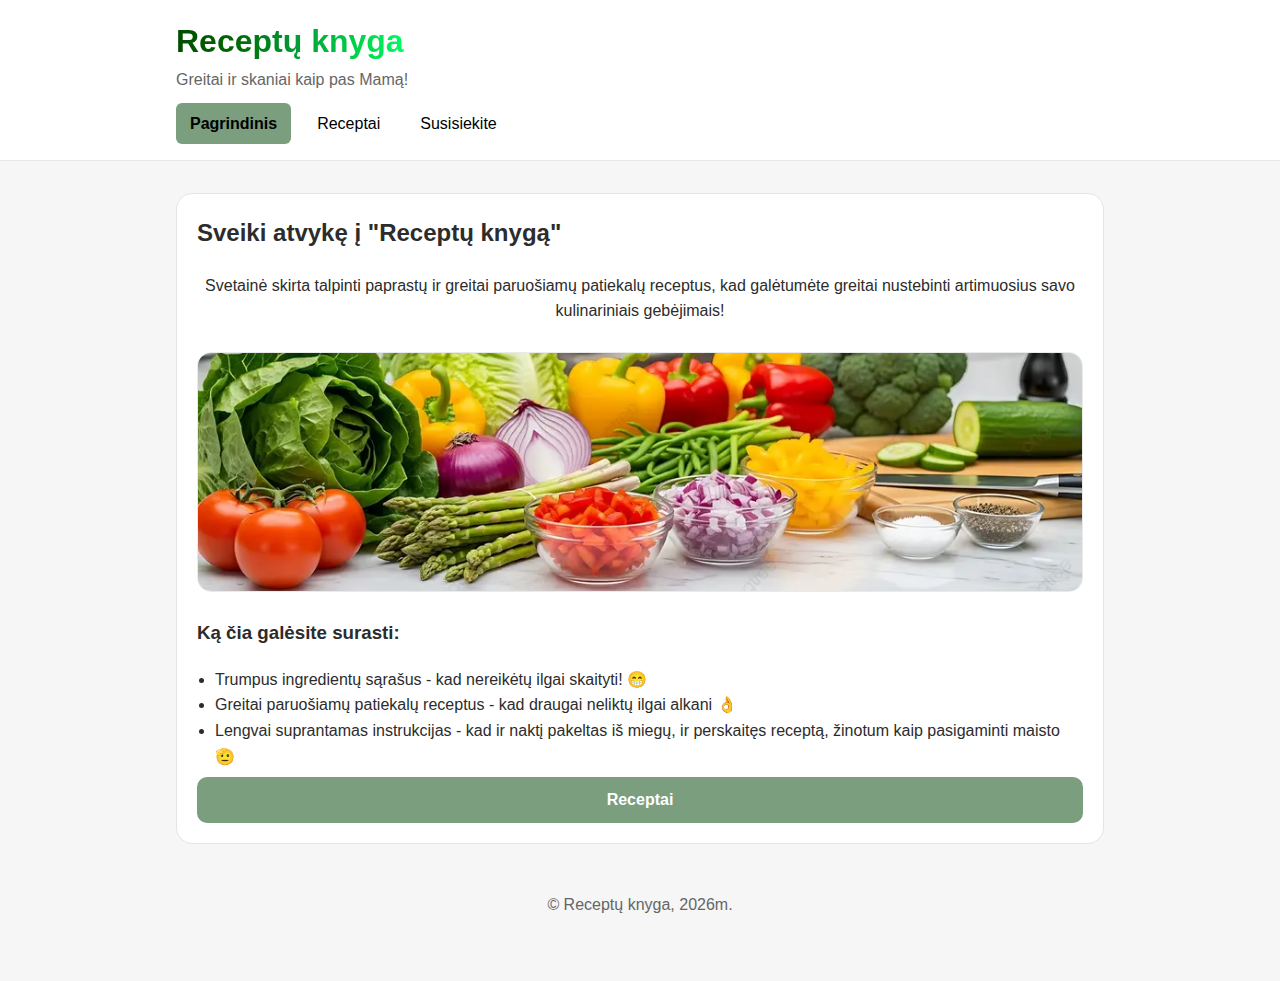
<file: index.html>
<!doctype html>
<html lang="en">
<head>
  <meta charset="utf-8" />
  <meta name="viewport" content="width=device-width, initial-scale=1" />
  <title>Receptų knyga | Pagrindinis</title>
  <link rel="icon" type="image/png" sizes="16x16" href="./static/images/favicon/favicon-16x16.png">
  <link rel="stylesheet" href="./static/styles.css" />
</head>
<script src="./js/main.js"></script>
<body>
  <div id="header"></div>

  <main class="container">
    <section class="front">
      <h2>Sveiki atvykę į "Receptų knygą"  </h2>
      <p class="center-text">
        Svetainė skirta talpinti paprastų ir greitai paruošiamų patiekalų receptus, kad galėtumėte greitai nustebinti artimuosius savo kulinariniais gebėjimais!
      </p>
      <img class="front-img" src="./static/images/main.webp" alt="Švieži ingredientai ant virtuvinio stalo">

      <h3>Ką čia galėsite surasti:</h3>
      <ul class="list">
        <li>Trumpus ingredientų sąrašus - kad nereikėtų ilgai skaityti! 😁</li>
        <li>Greitai paruošiamų patiekalų receptus - kad draugai neliktų ilgai alkani 👌 </li>
        <li>Lengvai suprantamas instrukcijas - kad ir naktį pakeltas iš miegų, ir perskaitęs receptą, žinotum kaip pasigaminti maisto 🫡</li>
      </ul>

      <a class="button-main" href="recipes.html">Receptai</a>
    </section>

    <div id="footer"></div>
  </main>
</body>
</html>
</file>
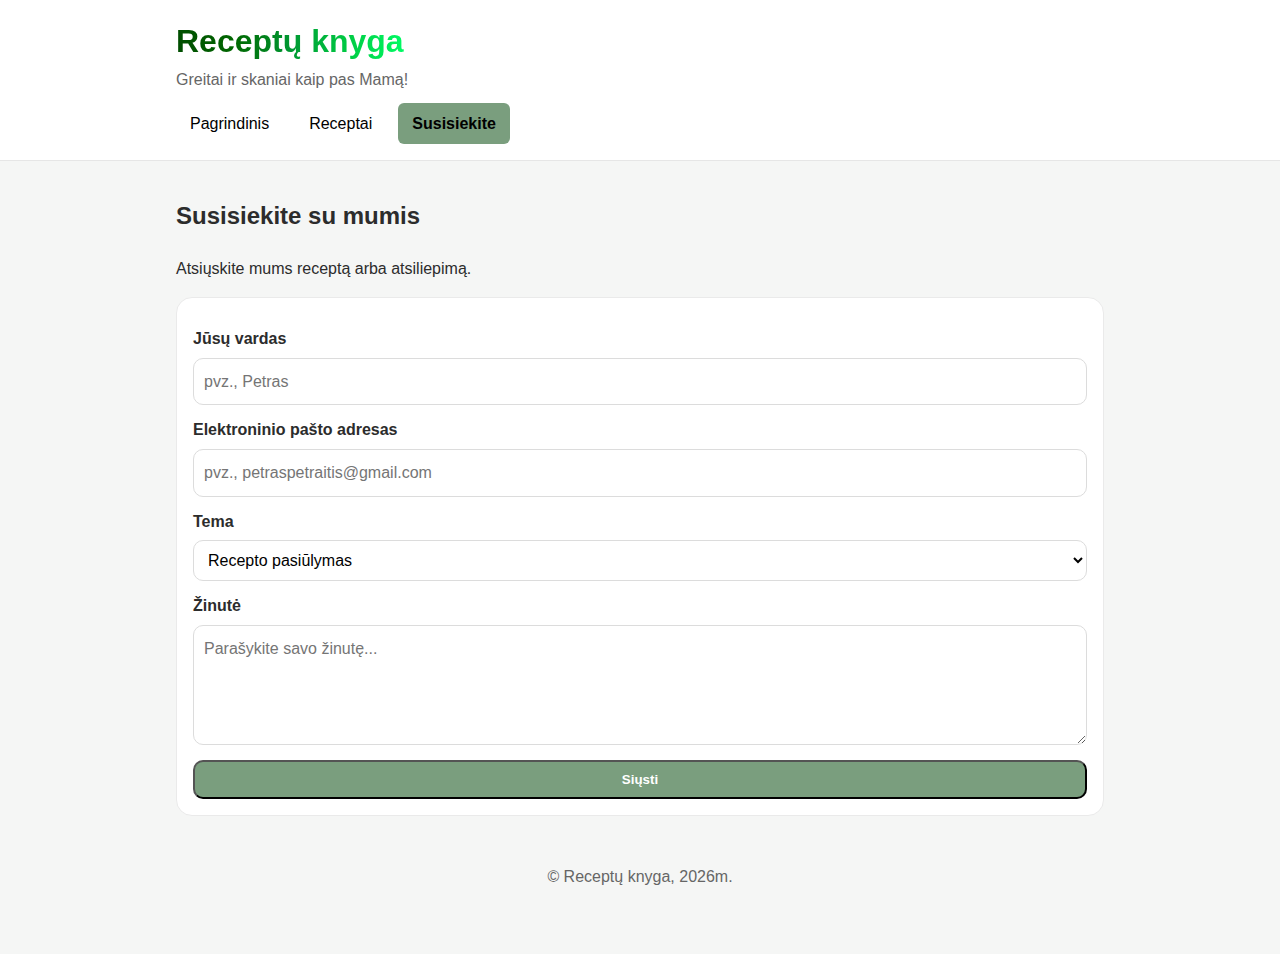
<file: contact.html>
<!doctype html>
<html lang="en">
<head>
  <meta charset="utf-8" />
  <meta name="viewport" content="width=device-width, initial-scale=1" />
  <title>Receptų knyga | Susisiekite</title>
  <link rel="icon" type="image/png" sizes="16x16" href="./static/images/favicon/favicon-16x16.png">
  <link rel="stylesheet" href="./static/styles.css" />
</head>
<script src="./js/main.js"></script>
<body>
  <div id="header"></div>
  <main class="container">
    <section class="hero">
      <h2>Susisiekite su mumis</h2>
      <p>Atsiųskite mums receptą arba atsiliepimą.</p>
    </section>

    <form class="form">
      <label for="name">Jūsų vardas</label>
      <input id="name" name="name" type="text" placeholder="pvz., Petras" required />

      <label for="email">Elektroninio pašto adresas</label>
      <input id="email" name="email" type="email" placeholder="pvz., petraspetraitis@gmail.com" required />

      <label for="topic">Tema</label>
      <select id="topic" name="topic">
        <option>Recepto pasiūlymas</option>
        <option>Atsiliepimas apie svetainę</option>
        <option>Klausimas</option>
      </select>

      <label for="message">Žinutė</label>
      <textarea id="message" name="message" placeholder="Parašykite savo žinutę..." required></textarea>

      <button class="button-main" type="submit">Siųsti</button>
    </form>

    <div id="footer"></div>
  </main>
</body>
</html>
</file>
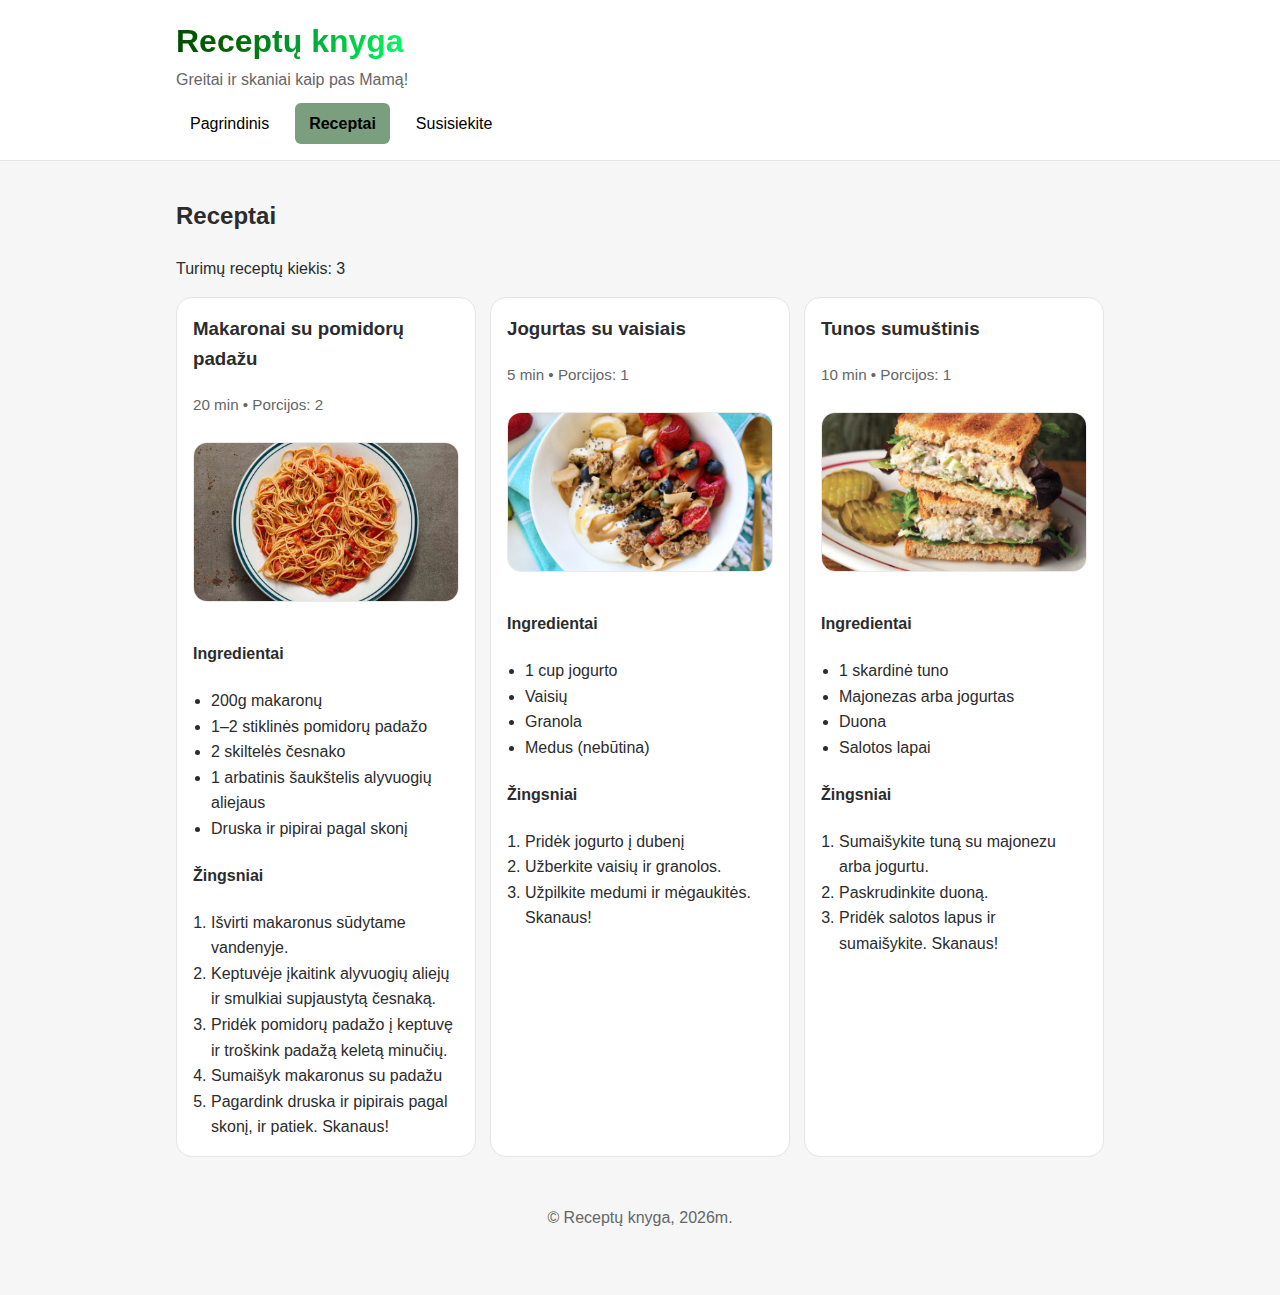
<file: recipes.html>
<!doctype html>
<html lang="en">
<head>
  <meta charset="utf-8" />
  <meta name="viewport" content="width=device-width, initial-scale=1" />
  <title>Receptų knyga | Receptai</title>
  <link rel="icon" type="image/png" sizes="16x16" href="./static/images/favicon/favicon-16x16.png">
  <link rel="stylesheet" href="./static/styles.css" />
</head>
<script src="./js/main.js"></script>
<body>
  <div id="header"></div>
  <main class="container">
    <section class="hero">
      <h2>Receptai</h2>
      <p>Turimų receptų kiekis: 3</p>
    </section>

    <div class="grid">

      <article class="card">
        <h3>Makaronai su pomidorų padažu</h3>
        <p class="meta">20 min • Porcijos: 2</p>
        <img class="recipe-img" src="./static/images/tomato-pasta.jpg" alt="Makaronai su pomidorų padažu">

        <h4>Ingredientai</h4>
        <ul class="list">
          <li>200g makaronų</li>
          <li>1–2 stiklinės pomidorų padažo</li>
          <li>2 skiltelės česnako</li>
          <li>1 arbatinis šaukštelis alyvuogių aliejaus</li>
          <li>Druska ir pipirai pagal skonį</li>
        </ul>

        <h4>Žingsniai</h4>
        <ol class="list">
          <li>Išvirti makaronus sūdytame vandenyje.</li>
          <li>Keptuvėje įkaitink alyvuogių aliejų ir smulkiai supjaustytą česnaką.</li>
          <li>Pridėk pomidorų padažo į keptuvę ir troškink padažą keletą minučių.</li>
          <li>Sumaišyk makaronus su padažu</li>
          <li>Pagardink druska ir pipirais pagal skonį, ir patiek. Skanaus!</li>
        </ol>
      </article>

      <article class="card">
        <h3>Jogurtas su vaisiais</h3>
        <p class="meta">5 min • Porcijos: 1</p>

        <img class="recipe-img" src="./static/images/yogurt-bowl.jpg" alt="Jogurtas su vaisiais">

        <h4>Ingredientai</h4>
        <ul class="list">
          <li>1 cup jogurto</li>
          <li>Vaisių</li>
          <li>Granola</li>
          <li>Medus (nebūtina)</li>
        </ul>

        <h4>Žingsniai</h4>
        <ol class="list">
          <li>Pridėk jogurto į dubenį</li>
          <li>Užberkite vaisių ir granolos.</li>
          <li>Užpilkite medumi ir mėgaukitės. Skanaus!</li>
        </ol>
      </article>

      <article class="card">
        <h3>Tunos sumuštinis</h3>
        <p class="meta">10 min • Porcijos: 1</p>
        <img class="recipe-img" src="./static/images/tuna-salad-sandwich.jpg" alt="Tunos sumuštinis">
        <h4>Ingredientai</h4>
        <ul class="list">
          <li>1 skardinė tuno</li>
          <li>Majonezas arba jogurtas</li>
          <li>Duona</li>
          <li>Salotos lapai</li>
        </ul>

        <h4>Žingsniai</h4>
        <ol class="list">
          <li>Sumaišykite tuną su majonezu arba jogurtu.</li>
          <li>Paskrudinkite duoną.</li>
          <li>Pridėk salotos lapus ir sumaišykite. Skanaus!</li>
        </ol>
      </article>

    </div>
    <div id="footer"></div>
  </main>
</body>
</html>
</file>
<file: static/styles.css>
* {
  box-sizing: border-box;
}
body {
  font-family: Arial, Helvetica, sans-serif;
  margin: 0;
  line-height: 1.6;
  background: #f5f6f5;
  color: #2c2c2c;
}

header {
  background: #ffffff;
  border-bottom: 1px solid #e6e6e6;
}

.container {
  max-width: 960px;
  margin: 0 auto;
  padding: 16px;
}

.brand {
  display: flex;
  align-items: baseline;
  justify-content: space-between;
  gap: 12px;
  flex-wrap: wrap;
}

.brand h1 {
  margin: 0;
  font-size: 2rem;
  color: #4CAF50;
}

.brand p {
  margin: 0;
  color: #666;
}

nav {
  margin-top: 10px;
  display: flex;
  gap: 12px;
  flex-wrap: wrap;
}

nav a {
  text-decoration: none;
  color: #222;
  padding: 8px 10px;
  border-radius: 8px;
}

nav a:hover {
  background: #f0f0f0;
}

nav a.active {
  background: #7a9e7e;
  color: white;
}

.front {
  background: #ffffff;
  border: 1px solid #e3e6e3;
  border-radius: 16px;
  padding: 20px;
  margin-top: 16px;
}

.front h2 {
  margin-top: 0;
}

.front-img {
  width: 100%;
  height: 240px;
  object-fit: cover;
  border-radius: 14px;
  margin-top: 12px;
  border: 1px solid #eaeaea;
}

.button {
  display: inline-block;
  background: #7a9e7e;
  color: white;
  text-decoration: none;
  padding: 10px 14px;
  border-radius: 10px;
  margin-top: 8px;
  font-weight: bold;
}

.button-main {
  display: inline-block;
  background: #7a9e7e;
  color: white;
  text-decoration: none;
  padding: 10px 14px;
  border-radius: 10px;
  margin-top: 8px;
  width: 100%;
  text-align: center;
  font-weight: bold;
}

.button:hover {
  opacity: 0.9;
  background: #6a8e6e;
}

.grid {
  display: grid;
  grid-template-columns: repeat(3, 1fr);
  gap: 14px;
  margin-top: 16px;
}

.card {
  background: #ffffff;
  border: 1px solid #e3e6e3;
  border-radius: 16px;
  padding: 16px;
}

.card h3 {
  margin-top: 0;
}

.meta {
  color: #666;
  font-size: 0.95rem;
}

.tag {
  display: inline-block;
  font-size: 0.85rem;
  padding: 4px 8px;
  border-radius: 999px;
  background: #f2f2f2;
  margin-right: 6px;
  margin-top: 6px;
}

.list {
  margin: 10px 0 0;
  padding-left: 18px;
}

.form {
  margin-top: 16px;
  background: #fff;
  border: 1px solid #eaeaea;
  border-radius: 16px;
  padding: 16px;
}

label {
  display: block;
  margin-top: 12px;
  font-weight: bold;
}

input, textarea, select {
  width: 100%;
  padding: 10px;
  margin-top: 6px;
  border: 1px solid #dcdcdc;
  border-radius: 10px;
  font: inherit;
  background: #fff;
}

textarea {
  min-height: 120px;
  resize: vertical;
}

.footer {
  margin-top: 24px;
  padding: 16px 0;
  color: #666;
  font-size: 0.95rem;
}

.center-text{
  text-align: center;
}

.recipe-img {
  width: 100%;
  height: 160px;
  object-fit: cover;
  border-radius: 14px;
  border: 1px solid #eaeaea;
  margin: 10px 0;
}

.main-text{
  font-size: 48px;
  font-weight: bold;

  background: linear-gradient(
    90deg,
    #004d00,
    #006600,
    #009933,
    #00cc44,
    #00ff66,
    #00cc44,
    #009933,
    #006600,
    #004d00
  );

  background-size: 200% auto;
  background-clip: text;
  color:transparent;

  -webkit-background-clip: text;
  -webkit-text-fill-color: transparent;
  /*Norint pakeisti animacijos trukmę, pakeisk 3s į norimą reikšmę (pvz., 3s, 10s)*/
  animation: smoothGreen 3s linear infinite;
}

@keyframes smoothGreen {
  from {
    background-position: 0% center;
  }
  to {
    background-position: 200% center;
  }
}

@media (max-width: 800px) {
  .grid {
    grid-template-columns: 1fr;
  }
}

.nav-links a.active {
  background: #f2efe7;
  font-weight: bold;
}

nav a {
  text-decoration: none;
  padding: 8px 14px;
  border-radius: 6px;
  color: black;
  transition: 0.2s;
}

nav a:hover {
  background-color: #f0f0f0;
}

nav a.active {
  background-color: #7a9e7e;
  color: black;
  font-weight: bold;
}

.site-footer {
  background: #f5f6f5;
  padding: 16px 0;
  text-align: center;
  color: #666;
}
</file>
